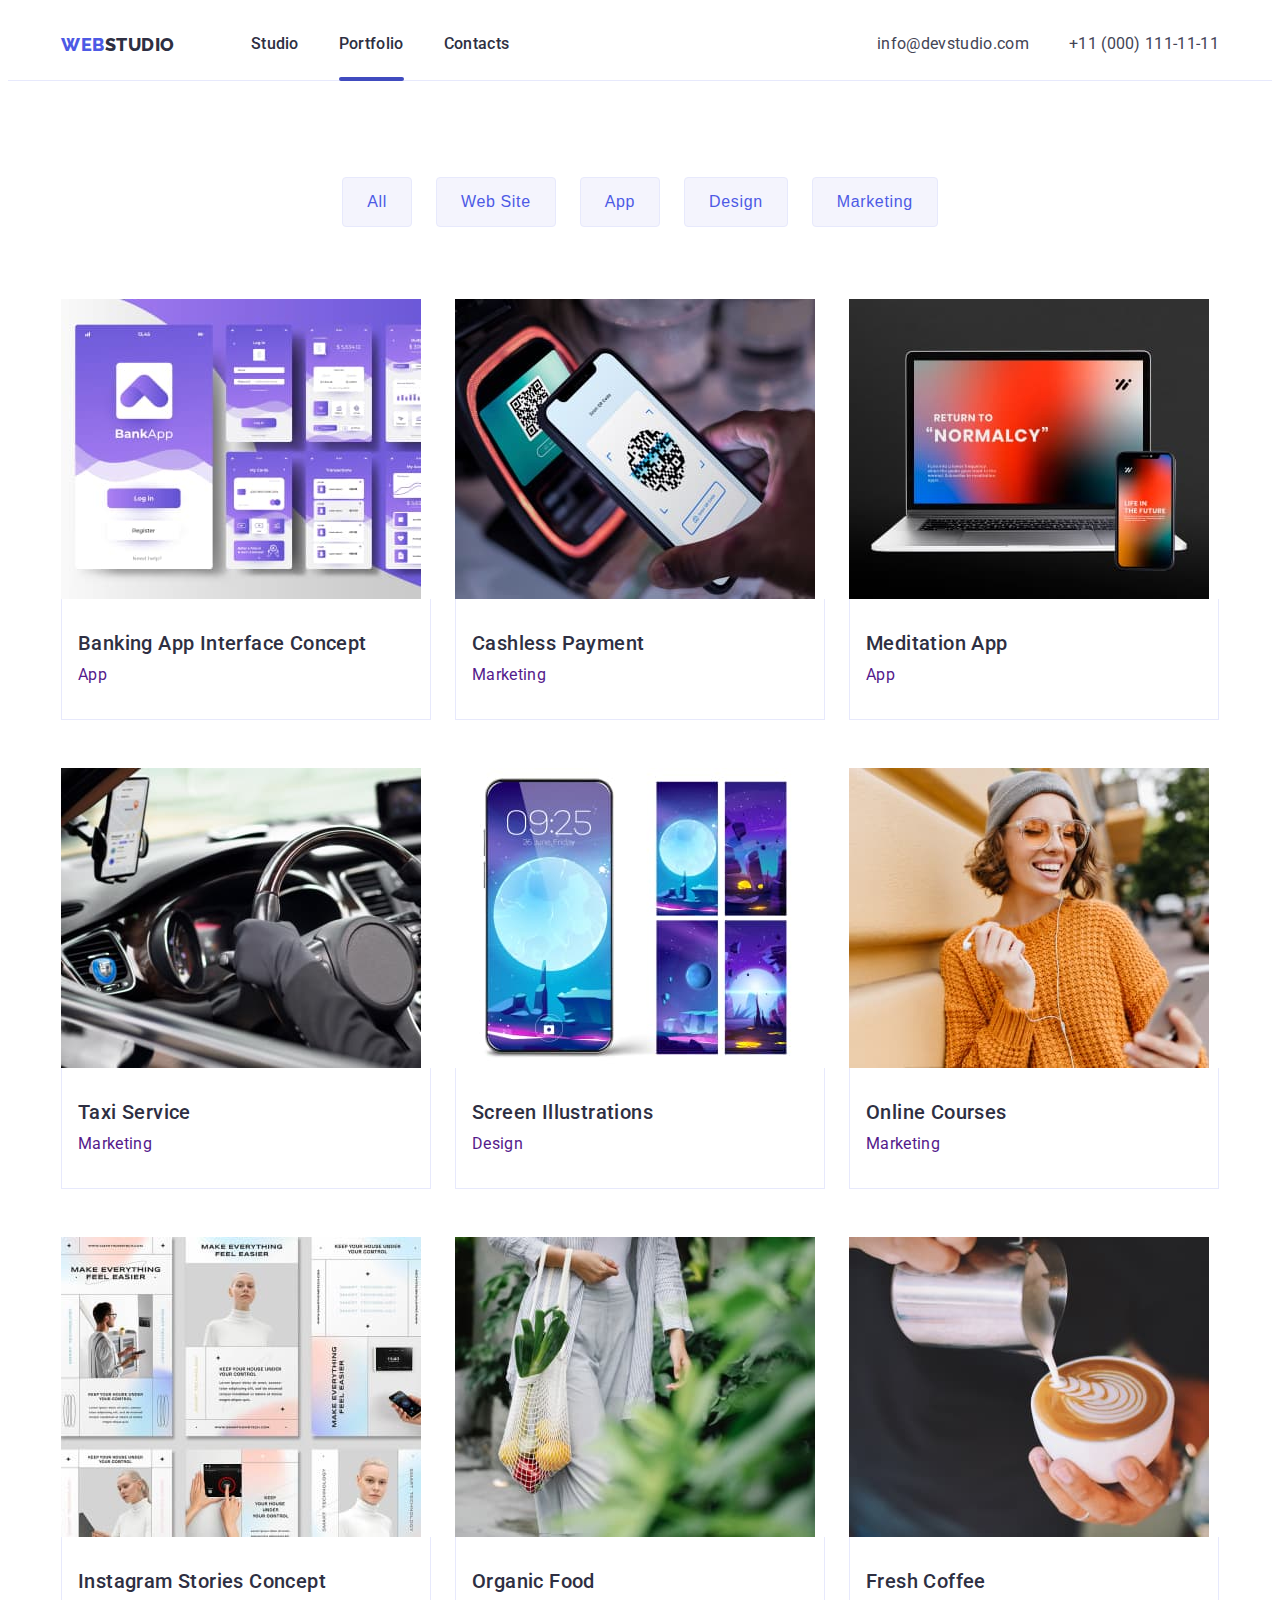
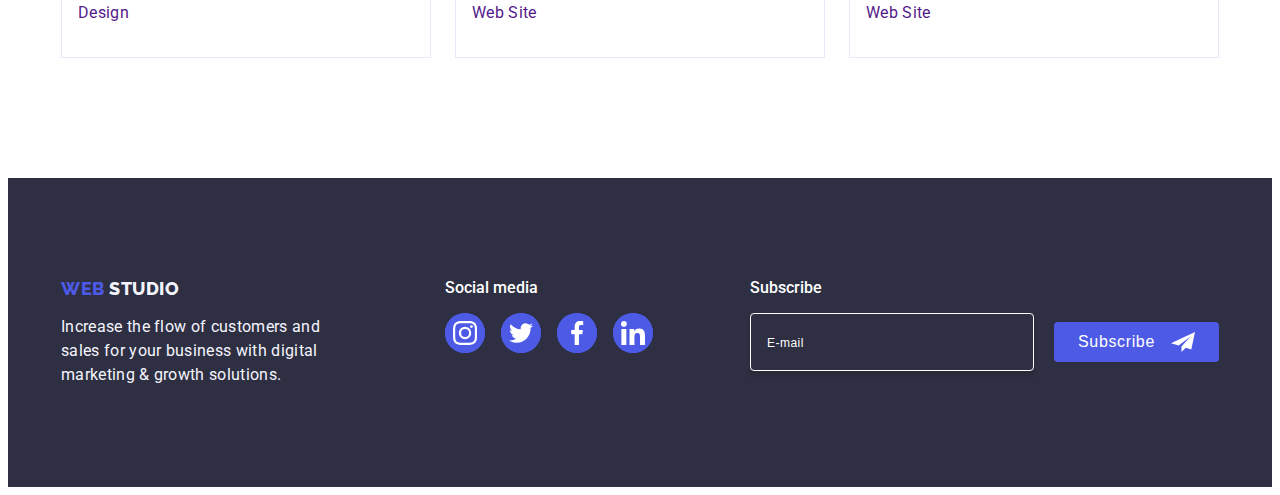
<file: portfolio.html>
<!DOCTYPE html>
<html lang="en">
  <head>
    <link rel="stylesheet" href="css/styles.css" />
    <link rel="preconnect" href="https://fonts.googleapis.com" />
    <link rel="preconnect" href="https://fonts.gstatic.com" crossorigin />
    <link
      href="https://fonts.googleapis.com/css2?family=Raleway:wght@800&family=Roboto:wght@400;500;700;900&display=swap"
      rel="stylesheet"
    />
    <link rel="stylesheet" href="https://cdnjs.cloudflare.com/ajax/libs/modern-normalize/2.0.0/modern-normalize.min.css" integrity="sha512-4xo8blKMVCiXpTaLzQSLSw3KFOVPWhm/TRtuPVc4WG6kUgjH6J03IBuG7JZPkcWMxJ5huwaBpOpnwYElP/m6wg==" crossorigin="anonymous" referrerpolicy="no-referrer" />
    <meta charset="UTF-8" />
    <meta http-equiv="X-UA-Compatible" content="IE=edge" />
    <meta name="viewport" content="width=device-width, initial-scale=1.0" />
    <title>Portfolio - WebStudio</title>
  </head>

  <body>
    <header class="header-line">
      <div class="container top-line">
        <nav class="navigation">
          <a href="./index.html" class="logo">
            <span class="logo-accent">Web</span><span>Studio</span>
          </a>
          <ul class="top-menu">
            <li><a href="./index.html" class="nav-link link">Studio</a></li>
            <li>
              <a href="./portfolio.html" class="current-link nav-link link">Portfolio</a>
            </li>
            <li><a href="" class="nav-link link">Contacts</a></li>
          </ul>
        </nav>
        <address>
          <ul class="contacts">
            <li>
              <a href="mailto:info@devstudio.com" class="contact-link link"
                >info@devstudio.com</a
              >
            </li>
            <li>
              <a href="tel:+110001111111" class="contact-link link"
                >+11 (000) 111-11-11</a
              >
            </li>
          </ul>
        </address>
      </div>
    </header>

    <main>
        <section class="portfolio-section">
          <div class="container">
            <h1 class="visually-hidden"> Portfolio Page </h1>
              <ul class="filters">
                <li><button type="button" class="filter-button">All</button></li>
                <li><button type="button" class="filter-button">Web Site</button></li>
                <li><button type="button" class="filter-button">App</button></li>
                <li><button type="button" class="filter-button">Design</button></li>
                <li><button type="button" class="filter-button">Marketing</button></li>
              </ul>
            
          
            <ul class="projects-list">
              <li>
                <a href="" class="project-card">
                  <div class="project-image">
                <img class="img"
                  src="./images/portfolio1.jpg"
                  alt="screens of banking mobilephone aplication "
                  width="360"
                  height="300"
                />
                <div class="project-overlay">
                  <p>14 Stylish and User-Friendly App Design Concepts · Task Manager App · Calorie Tracker App · Exotic Fruit Ecommerce App · Cloud Storage App</p>
                </div>
                </div>
                <div class="card-description">
                  <h3 class="project-name">Banking App Interface Concept</h3>
                  <p class="project-type">App</p>
                </div>
                </a>
              </li>
              <li>
                <a href="" class="project-card">
                  <div class="project-image">
                <img class="img"
                  src="./images/portfolio2.jpg"
                  alt="payment by mobile phone"
                  width="360"
                  height="300"
                />
                <div class="project-overlay">
                  <p>14 Stylish and User-Friendly App Design Concepts · Task Manager App · Calorie Tracker App · Exotic Fruit Ecommerce App · Cloud Storage App</p>
                </div>
                </div>
                <div class="card-description">
                  <h3 class="project-name">Cashless Payment</h3>
                  <p class="project-type">Marketing</p>
                </div>
                </a>
              </li>
              <li>
                <a href="" class="project-card">
                  <div class="project-image">
                <img class="img"
                  src="./images/portfolio3.jpg"
                  alt="laptop and mobile phone with the same app on screen"
                  width="360"
                  height="300"
                />
                <div class="project-overlay">
                  <p>14 Stylish and User-Friendly App Design Concepts · Task Manager App · Calorie Tracker App · Exotic Fruit Ecommerce App · Cloud Storage App</p>
                </div>
                </div>
                <div class="card-description">
                  <h3 class="project-name">Meditation App</h3>
                  <p class="project-type">App</p>
                </div>
                </a>
              </li>
              <li>
                <a href="" class="project-card">
                  <div class="project-image">
                <img class="img"
                  src="./images/portfolio4.jpg"
                  alt="interior of car"
                  width="360"
                  height="300"
                />
                <div class="project-overlay">
                  <p>14 Stylish and User-Friendly App Design Concepts · Task Manager App · Calorie Tracker App · Exotic Fruit Ecommerce App · Cloud Storage App</p>
                </div>
                </div>
                <div class="card-description">
                  <h3 class="project-name">Taxi Service</h3>
                  <p class="project-type">Marketing</p>
                </div>
              </a>
              </li>
              <li>
                <a href="" class="project-card">
                  <div class="project-image">
                <img class="img"
                  src="./images/portfolio5.jpg"
                  alt="5 phone wallpapers"
                  width="360"
                  height="300"
                />
                <div class="project-overlay">
                  <p>14 Stylish and User-Friendly App Design Concepts · Task Manager App · Calorie Tracker App · Exotic Fruit Ecommerce App · Cloud Storage App</p>
                </div>
                </div>
                <div class="card-description">
                  <h3 class="project-name">Screen Illustrations</h3>
                  <p class="project-type">Design</p>
                </div>
              </a>
              </li>
              <li>
                <a href="" class="project-card">
                  <div class="project-image">
                <img class="img"
                  src="./images/portfolio6.jpg"
                  alt="happy woman look at the phone"
                  width="360"
                  height="300"
                />
                <div class="project-overlay">
                  <p>14 Stylish and User-Friendly App Design Concepts · Task Manager App · Calorie Tracker App · Exotic Fruit Ecommerce App · Cloud Storage App</p>
                </div>
                </div>
                <div class="card-description">
                  <h3 class="project-name">Online Courses</h3>
                  <p class="project-type">Marketing</p>
                </div>
              </a>
              </li>
              <li>
                <a href="" class="project-card">
                  <div class="project-image">
                <img class="img"
                  src="./images/portfolio7.jpg"
                  alt="some screenshots of instagram stories"
                  width="360"
                  height="300"
                />
                <div class="project-overlay">
                  <p>14 Stylish and User-Friendly App Design Concepts · Task Manager App · Calorie Tracker App · Exotic Fruit Ecommerce App · Cloud Storage App</p>
                </div>
                </div>
                <div class="card-description">
                  <h3 class="project-name">Instagram Stories Concept</h3>
                  <p class="project-type">Design</p>
                </div>
              </a>
              </li>
              <li>
                <a href="" class="project-card">
                  <div class="project-image">
                <img class="img"
                  src="images/portfolio8.jpg"
                  alt="fruit in a net held by a woman"
                  width="360"
                  height="300"
                />
                <div class="project-overlay">
                  <p>14 Stylish and User-Friendly App Design Concepts · Task Manager App · Calorie Tracker App · Exotic Fruit Ecommerce App · Cloud Storage App</p>
                </div>
                </div>
                <div class="card-description">
                  <h3 class="project-name">Organic Food</h3>
                  <p class="project-type">Web Site</p>
                </div>
              </a>
              </li>
              <li>
                <a href="" class="project-card">
                  <div class="project-image">
                <img class="img"
                  src="images/portfolio9.jpg"
                  alt="making a pattern on coffee close-up"
                  width="360"
                  height="300"
                />
                <div class="project-overlay">
                  <p>14 Stylish and User-Friendly App Design Concepts · Task Manager App · Calorie Tracker App · Exotic Fruit Ecommerce App · Cloud Storage App</p>
                </div>
                </div>
                <div class="card-description">
                  <h3 class="project-name">Fresh Coffee</h3>
                  <p class="project-type">Web Site</p>
                </div>
              </a>
              </li>
            </ul>
          </div>
          </section>
      
      </main>

      





      <footer class="footer-bg">
        <div class="container footer-wrapper">
          <div>
            <a href="./index.html" class="footer-logo">
              <span class="logo-accent">Web</span>
              <span class="logo-accent-white">Studio</span>
            </a>
            <p class="footer-slogan">
              Increase the flow of customers and sales for your business with
              digital marketing & growth solutions.
            </p>
          </div>
          <div class="footer-social">
            <span class="footer-social-title">Social media</span>
            <ul class="footer-social-icons">
              <li>
                  <a href="" class="social-icon-footer">
                      <svg width="24px" height="24px">
                          <use href="./images/icons.svg#icon-instagrambig"></use>
                      </svg>
                  </a>    
              </li>
              <li>
                  <a href="" class="social-icon-footer">
                      <svg width="24px" height="24px">
                          <use href="./images/icons.svg#icon-twitterbig"></use>
                      </svg>
                  </a>    
              </li>
              <li>
                  <a href="" class="social-icon-footer">
                      <svg width="24px" height="24px">
                          <use href="./images/icons.svg#icon-facebookbig"></use>
                      </svg>
                  </a>    
              </li>
              <li>
                  <a href="" class="social-icon-footer">
                      <svg width="24px" height="24px">
                          <use href="./images/icons.svg#icon-linkedinbig"></use>
                      </svg>
                  </a>    
              </li>
            </ul>
          </div>
          <div class="subscribe-wrapper">
            <span class="footer-title">Subscribe</span>
            <form name="subscribe">
              <div class="subscribe-field-wrapper">
                <label for="email">
                  <input
                    id="email"
                    type="email"
                    placeholder="E-mail"
                    class="subscribe-email"
                    required
                  />
                </label>
                <button class="subscribe-button" tyle="submit">
                  Subscribe
                  <div class="send-icon">
                    <svg widht="24px" height="24px">
                      <use href="./images/icons.svg#icon-Frame-3"></use>
                    </svg>
                  </div>
                </button>
              </div>
            </form>
          </div>
        </div>
      </footer>
    
  </body>
  
  </html>
</file>
<file: css/styles.css>
body {
  font-family: "Roboto", sans-serif;
  color: var(--text);
  background-color: #ffffff;
  font-size: 16px;
  font-weight: 400;
}

:root {
  --dark: #2e2f42;
  --text: #434455;
  --primary-brand: #4d5ae5;
  --link-active: #404bbf;
  --white: #fff;
  --light: #f4f4fd;
  --cornflower: #e7e9fc;
  --button-shadow: rgba(0, 0, 0, 0.15);
  --portfolio-shadow: 0px 2px 1px 0px rgba(46, 47, 66, 0.08),
    0px 1px 1px 0px rgba(46, 47, 66, 0.16),
    0px 1px 6px 0px rgba(46, 47, 66, 0.08);
  --success: #31d0aa;
  --light-slate: #8e8f99;
  --dairy: #fcfcfc;
  --navyblue-modal:rgba(46, 47, 66, 0.4);
  --standard-animation: 250ms cubic-bezier(0.4, 0, 0.2, 1);
}

.link {
  text-decoration: none;
}

h1,
h2,
h3,
h4,
h5,
h6,
p{
  margin: 0;
}

button{
  cursor: pointer;
  border: none;
  border-radius: 4px;
}

ul,
ol{
  list-style: none;
  margin: 0;
  padding-left: 0;
}

a{
  text-decoration: none;
  /*color: inherit; */
}

.visually-hidden {
  position: absolute;
  width: 1px;
  height: 1px;
  margin: -1px;
  border: 0;
  padding: 0;
  
  white-space: nowrap;
  clip-path: inset(100%);
  clip: rect(0 0 0 0);
  overflow: hidden;
}


.logo {
  color: var(--dark);
  text-decoration: none;
  font-family: "Raleway";
  font-size: 18px;
  font-weight: 800;
  line-height: 1.17;
  letter-spacing: 0.54px;
  text-transform: uppercase;
  padding-top: 25.5px;
  padding-bottom: 25.5px;
}

.logo-accent {
  color: var(--primary-brand);
}

.top-menu {
  display: flex;
  gap: 40px;
  list-style-type: none;
  padding: 24px 0;
  margin: 0;
  margin-left: 76px;
}

.nav-link{
  color: var(--dark);
  font-size: 16px;
  font-weight: 500;
  line-height: 150%;
  letter-spacing: 0.32px;
  transition: color var(--standard-animation);
}

.link:hover,
.link:focus {
  color: var(--link-active);
}

.contacts {
  display: flex;
  gap: 40px;
  list-style-type: none;
  padding-left: 0;
  padding-top: 24px;
  padding-bottom: 24px;
  margin: 0;
}

.contact-link {
  font-style: normal;
  color: var(--text);
  font-size: 16px;
  line-height: 150%;
  letter-spacing: 0.32px;
  transition: color var(--standard-animation);
}

.hero-image {
  background-image: linear-gradient(to bottom, rgba(46, 47, 66, 0.7), rgba(46, 47, 66, 0.7)),    url('../images/people-office-1.jpg');
  background-size: cover;
  background-repeat: no-repeat; 
  padding-bottom: 188px;
  padding-top: 188px;
  text-align: center;
  max-width: 1400px;
  height: 600px;
  margin: 0 auto;
}

.title {
  color: var(--white);
  text-align: center;
  font-size: 56px;
  font-weight: 700;
  line-height: 107.143%;
  letter-spacing: 1.12px;
  margin: 0 auto;
  margin-bottom: 48px;
  width: 496px;
}

.hero-button {
  cursor: pointer;
  background: var(--primary-brand);
  color: var(--white);
  font-size: 16px;
  font-weight: 500;
  line-height: 150%;
  letter-spacing: 0.64px;
  font-style: "inherit";
  padding: 16px 32px;
  border-radius: 4px;
  box-shadow: 0px 4px 4px 0px var(--button-shadow);
  border: none;
  transition: color var(--standard-animation);
}

.hero-button:hover,
.hero-button:focus {
  background-color: var(--link-active);
}

.feature-list {
  display: flex;
  gap: 24px;
  list-style-type: none;
  margin: 0px;
  padding: 0px
}

.feature {
  color: var(--dark);
  font-size: 20px;
  font-weight: 500;
  line-height: 120%;
  letter-spacing: 0.4px;
  margin-bottom: 8px;
  margin-top: 0px;
}

.feature-description {
  font-size: 16px;
  line-height: 150%;
  letter-spacing: 0.32px;
  margin: 0px;
}

.spec-header {
  color: var(--dark);
  text-align: center;
  font-size: 36px;
  font-weight: 700;
  line-height: 111.111%;
  letter-spacing: 0.72px;
  text-transform: capitalize;
  margin: 0px;
  margin-bottom: 72px;
}

.team-header {
  color: var(--dark);
  text-align: center;
  font-size: 36px;
  font-weight: 700;
  line-height: 111.111%;
  letter-spacing: 0.72px;
  text-transform: capitalize;
  margin-bottom: 72px;
}

.header {
  color: var(--dark);
  text-align: center;
  font-size: 36px;
  font-weight: 700;
  line-height: 111.111%;
  letter-spacing: 0.72px;
  text-transform: capitalize;
  padding-top: 0px;
  padding: 24px 0;
}
.spec-list {
  display: flex;
  gap: 24px;
  justify-content: center;
  list-style-type: none;
  padding: 0;
  margin: 0;
}
.team-list {
  display: flex;
  gap: 24px;
  justify-content: center;
  list-style-type: none;
  margin: 0;
  padding: 0;
}
.team-box {
  background: var(--light);
  padding: 120px 0;
}

.team-social-icons{
  display: flex;
  gap: 24px;
  margin-top: 8px;
  justify-content: center;
}

.icons-wrapper{
background:#4D5AE5;
border-radius: 50%;
display: flex;
justify-content: center;
align-items: center;
width: 40px;
height: 40px;
fill: var(--light);

}


.worker-name {
  color: var(--dark);
  text-align: center;
  font-size: 20px;
  font-weight: 500;
  line-height: 120%;
  letter-spacing: 0.4px;
  padding: 0px;
  margin: 0;
  margin-bottom: 8px;
  
}

.work-name1{
  padding-top: 32px;
  padding-bottom: 32px;
}

.worker-description {
  text-align: center;
  font-size: 16px;
  line-height: 150%;
  letter-spacing: 0.32px;
  margin: 0;
}
.footer-bg {
  background: var(--dark);
  padding: 100px 0;
}

.footer-title {
  color: var(--white);
  font-weight: 500;
}

.logo-accent-white {
  color: var(--light);
}
.footer-slogan {
  color: var(--light);
  font-style: normal;
  font-size: 16px;
  line-height: 150%;
  letter-spacing: 0.32px;
  width: 264px;
  margin: 0%;
  margin-top: 16px;
}

.footer-logo{
  color: var(--dark);
  text-decoration: none;
  font-family: "Raleway";
  font-size: 18px;
  font-weight: 800;
  line-height: 1.17;
  letter-spacing: 0.54px;
  text-transform: uppercase;

}

.filters {
  display: flex;
  justify-content: center;
  gap: 24px;
  list-style-type: none;
  margin-bottom: 72px;
  padding-left: 0px;
  
}

.filter-button {
  color: var(--primary-brand);
  background: var(--light);
  text-align: center;
  font-size: 16px;
  font-weight: 500;
  line-height: 150%;
  letter-spacing: 0.64px;
  font-style: "inherit";
  cursor: pointer;
  padding: 12px 24px;
  border-radius: 4px;
  border: 1px solid var(--cornflower);
  transition: background-color var(--standard-animation),
    color var(--standard-animation), box-shadow var(--standard-animation),
    border var(--standard-animation);
}
.filter-button:hover,
.filter-button:focus {
  background-color: var(--link-active);
  color: var(--light);
  box-shadow: 0px 2px 2px 0px rgba(0, 0, 0, 0.12),
    0px 2px 1px 0px rgba(0, 0, 0, 0.08), 0px 3px 1px 0px rgba(0, 0, 0, 0.1);
  border: 1px solid var(--link-active);
}

.projects-list {
  list-style-type: none;
  display: flex;
  flex-wrap: wrap;
  row-gap: 48px;
  column-gap: 24px;
  margin: 0;
  padding: 0;
}

.projects-list li:hover {

box-shadow: var(--portfolio-shadow);
cursor: pointer;

}
.project-name {
  color: var(--dark);
  font-size: 20px;
  font-weight: 500;
  line-height: 120%;
  letter-spacing: 0.4px;
  margin-top: 0;
  margin-bottom: 8px;
}
.project-type {
  font-size: 16px;
  line-height: 150%;
  letter-spacing: 0.32px;
  margin: 0;
}

.container {
  width: 1158px;
  padding: 0px 15px;
  margin: 0 auto;
}

.section {
  padding-top: 120px;
  padding-bottom: 120px;
}

.section-header{
  color:var(--dark);
  text-align: center;
  font-size: 36px;
  font-weight: 700;
  line-height: 1.11;
  letter-spacing: 0.72px;
  text-transform: capitalize;
  margin-bottom: 72px;
}

.doing-section{
  padding-top: 0;
  padding-bottom: 120px;
}


.top-line {
  display: flex;
  align-items: center;
}

.navigation {
  display: flex;
  align-items: center;
  margin-right: auto;
}

.header-line {
  border-bottom: 1px solid var(--cornflower);
}
.team-list > li {
  background-color: var(--white);
  box-shadow: 0px 2px 1px 0px rgba(46, 47, 66, 0.08),
    0px 1px 1px 0px rgba(46, 47, 66, 0.16),
    0px 1px 6px 0px rgba(46, 47, 66, 0.08);
  border-radius: 0px 0px 4px 4px;
}

.projects-list > li {
  flex-basis: calc((100% - 48px) / 3);
}

.card-description {
  background-color: var(--white);
  border-color: var(--cornflower);
  border-style: solid;
  border-right-width: 1px;
  border-bottom-width: 1px;
  border-left-width: 1px;
  border-top-width: 0;
  padding: 32px 16px;
}

.projects-list img {
  display: block;
}
.team-list img {
  display: block;
}

img{
  display: block;
  max-width:100%;
  height: auto;
}

.feature-icon{
  box-sizing: content-box;
  background-color: var(--light);
  width: 100%;
  border-radius: 4px;
  padding-top: 24px;
  padding-bottom: 24px;

}

.customers {
  display: flex;
  gap: 24px;
  justify-content: center;
}



.footer-wrapper{
  display: flex;
}

.footer-social-title{
  color:var(--white);
  font-weight: 500;
}

.footer-social-icons{
  display: flex;
  gap: 16px;


}

.footer-social-icons li {
  display: flex;
  margin-top: 16px;
  justify-content: center;
  background:#4D5AE5;
  width: 40px;
height: 40px;
gap: 24px;
border-radius: 50%;
align-items: center;
  
}

.footer-social-icons :is(:hover, :focus){
  background-color: var(--success);
  cursor: pointer;
}

.footer-social{
margin-left: 120px;
}

.footer-social-icons svg:hover{

  cursor: pointer;

}

.portfolio-section{
  padding-top: 96px;
  padding-bottom: 120px;
}

.customer-icon{ 
  fill: #8E8F99;
  width: 168px;
  height: 88px;
  flex-shrink: 0;
  border: 1px solid #8E8F99;
  border-radius: 4px;
  padding:16px 32px;
  transition: border-color var(--standard-animation),

}

.customer-icon:hover {
border-color: var(--link-active);
fill: var(--link-active);
cursor: pointer;
}




.social-icon {
  display: flex;
  width: 40px;
  height: 40px;
  border-radius: 50%;
  align-items: center;
  justify-content: center;
  background-color: var(--primary-brand);
  fill: white;
  transition: border-color var(--standard-animation),
}

.social-icon:hover,
.social-icon:focus {
  background-color: var(--link-active);
}

.social-icon-footer {
  display: flex;
  width: 40px;
  height: 40px;
  border-radius: 50%;
  align-items: center;
  justify-content: center;
  background-color: var(--primary-brand);
  fill: white;
  transition: border-color var(--standard-animation),
}

.social-icon-footer:hover,
.social-icon-footer:focus {
  background-color: var(--success);
}

.project-card:focus .project-overlay,
.project-card:hover .project-overlay {
  transform: translateY(0);
}

.project-image {
  position: relative;
  overflow: hidden;
}
.project-overlay {
  position: absolute;
  top: 0;
  left: 0;
  width: 100%;
  height: 100%;
  padding-top: 40px;
  padding-left: 32px;
  padding-right: 32px;
  background-color: var(--primary-brand);
  color: var(--light);
  line-height: 1.5;
  letter-spacing: 0.32px;
  transform: translateY(100%);
  transition: transform var(--standard-animation);
}

.project-card {
  display: block;
  transition: box-shadow var(--standard-animation);
}
.project-card:focus,
.project-card:hover {
  box-shadow: var(--portfolio-shadow);
}

.project-card:focus .project-overlay,
.project-card:hover .project-overlay {
  transform: translateY(0);
}

.project-image {
  position: relative;
  overflow: hidden;
}

.modal {
  position: fixed;
  left: 0;
  right: 0;
  top: 0;
  bottom: 0;
  display: flex;
  justify-content: center;
  background-color: hsla(237, 18%, 22%, 0.4);
  opacity: 100%;
  transition: opacity var(--standard-animation);
}

.modal-body {
  position: relative;
  margin-top: 80px;
  width: 408px;
  height: 584px;
  border-radius: 4px;
  background-color: var(--dairy);
  box-shadow: 0px 2px 1px 0px rgba(0, 0, 0, 0.2),
    0px 1px 3px 0px rgba(0, 0, 0, 0.12), 0px 1px 1px 0px rgba(0, 0, 0, 0.14);
  scale: 1;
  transition: scale var(--standard-animation);
  padding-right: 24px;
  padding-left: 24px;
}

.modal-body > h3 {
  text-align: center;
  margin-top: 72px;
  margin-bottom: 16px;
  color: var(--navyblue, #2e2f42);
  font-size: 16px;
  font-weight: 500;
  line-height: 1.5;
  letter-spacing: 0.32px;
}

.is-hidden {
  pointer-events: none;
  visibility: hidden;
  opacity: 0;
}

.modal-body {
  position: relative;
  margin-top: 80px;
  width: 408px;
  height: 584px;
  border-radius: 4px;
  background-color: var(--dairy);
  box-shadow: 0px 2px 1px 0px rgba(0, 0, 0, 0.2),
    0px 1px 3px 0px rgba(0, 0, 0, 0.12), 0px 1px 1px 0px rgba(0, 0, 0, 0.14);
  scale: 1;
  transition: scale var(--standard-animation);
}

.modal-close-button {
  position: absolute;
  top: 24px;
  right: 24px;
  display: flex;
  justify-content: center;
  align-items: center;
  background-color: var(--cornflower);
  border-radius: 50%;
  width: 24px;
  height: 24px;
  fill: var(--dark);
  border: 1px solid rgba(0, 0, 0, 0.1);
  transition: background-color var(--standard-animation),
    border var(--standard-animation), fill var(--standard-animation);
}

.modal-close-button:hover,
.modal-close-button:focus {
  background-color: var(--link-active);
  fill: var(--white);
  border: 1px solid var(--link-active);
}


.is-hidden .modal-body {
  scale: 0;
}

.modal:not(.is-hidden) .modal-body {
  scale: 1;
}

.current-link {
  position: relative;
}
.current-link::after {
  content: "";
  display: block;
  position: absolute;
  width: 100%;
  bottom: -27.5px;
  height: 4px;
  border-radius: 2px;
  background-color: var(--link-active);
}

.current-link {
  position: relative;
}
.current-link::after {
  content: "";
  display: block;
  position: absolute;
  width: 100%;
  bottom: -27.5px;
  height: 4px;
  border-radius: 2px;
  background-color: var(--link-active);
}

.subscribe-wrapper {
  margin-left: auto;
}

.subscribe-email {
  width: 264px;
  height: 40px;
  background-color: inherit;
  border-radius: 4px;
  border: 1px solid var(--white);
  box-shadow: 0px 4px 4px 0px rgba(0, 0, 0, 0.15);
  padding-top: 8px;
  padding-bottom: 8px;
  padding-left: 16px;
  color: var(--white);
}

.subscribe-email::placeholder {
  color: var(--white);
  font-size: 12px;
  line-height: 2;
  letter-spacing: 0.48px;
}
.subscribe-field-wrapper input:focus {
  outline: none;
}
.subscribe-field-wrapper {
  display: flex;
  align-items: center;
  margin-top: 16px;
}

.subscribe-button {
  display: flex;
  align-items: center;
  justify-content: center;
  gap: 16px;
  width: 165px;
  height: 40px;
  background: var(--primary-brand);
  color: var(--white);
  font-size: 16px;
  font-weight: 500;
  line-height: 1.5;
  letter-spacing: 0.64px;
  font-style: "inherit";
  border-radius: 4px;
  border: none;
  margin-left: 20px;
  margin-right: 0px;
  transition: background-color var(--standard-animation);
}

.subscribe-button:hover,
.subscribe-button:focus {
  background-color: var(--link-active);
}
.send-icon {
  display: flex;
  width: 24px;
  align-items: center;
  justify-content: center;
}



.subscribe-svg {
  height: 24px;
  width: 24px;
}

.modal-inputs-wrapper {
  display: flex;
  flex-direction: column;
  align-items: left;
}

.input-label {
  color: var(--lightslate, #8e8f99);
  font-size: 12px;
  line-height: 1.16;
  letter-spacing: 0.48px;
}

.input-wrapper input {
  border-radius: 4px;
  border: 1px solid var(--navyblue-modal);
  background-color: transparent;
  padding-block: 8px;
  padding-inline-start: 38px;
  width: 100%;
  height: 40px;
  transition: border-color var(--standard-animation);
}

.input-wrapper ::placeholder {
  color: var(--navyblue-modal);
}

.tc-accept-wrapper {
  margin-top: 8px;
}

.tc-accept-wrapper label {
  display: flex;
  align-items: center;
}

.input-wrapper {
  position: relative;
  width: 100%;
  margin-bottom: 4px;
  margin-top: 4px;
}

.input-wrapper textarea {
  border-radius: 4px;
  border: 1px solid var(--navyblue-modal);
  background-color: transparent;
  resize: none;
  height: 120px;
  padding-block: 8px;
  padding-inline-start: 16px;
  font-size: 12px;
  line-height: 1.16; /* 116.667% */
  letter-spacing: 0.48px;
  width: 100%;
  transition: border-color var(--standard-animation);
}

.modal-icon {
  position: absolute;
  top: 50%;
  left: 16px;
  translate: 0 -50% 0;
  fill: var(--dark);
  height: 24px;
  transition: fill var(--standard-animation);
}

input[type="checkbox"] {
  appearance: none;
}

.checkbox-icon {
  display: flex;
  align-items: center;
  justify-content: center;
  width: 16px;
  height: 16px;
  fill: none;
  border-radius: 4px;
  border: 1px solid var(--navyblue-modal);
  margin-right: 8px;
  transition: background-color var(--standard-animation);
}
.checkbox:checked ~ .checkbox-icon {
  fill: var(--white);
  background-color: var(--link-active);
}

.send-wrapper {
  display: flex;
  justify-content: center;
  margin-top: 24px;
  margin-bottom: 24px;
}

.send-button {
  text-align: center;
  width: 169px;
  height: 56px;
  background: var(--primary-brand);
  color: var(--white);
  font-size: 16px;
  font-weight: 500;
  line-height: 1.5;
  letter-spacing: 0.64px;
  font-style: "inherit";
  border-radius: 4px;
  box-shadow: 0px 4px 4px 0px var(--button-shadow);
  border: none;
  transition: background-color var(--standard-animation);
}

.send-button:hover,
.send-button:focus {
  background-color: var(--link-active);
}

.input-wrapper:focus-within .modal-icon {
  fill: var(--link-active);
}
.input-wrapper input:focus {
  outline: none;
  border: 1px solid var(--link-active);
}

.input-wrapper textarea:focus {
  outline: none;
  border: 1px solid var(--link-active);
}

.tc-accept-wrapper a {
  text-decoration: underline;
  transition: color var(--standard-animation);
}
</file>
